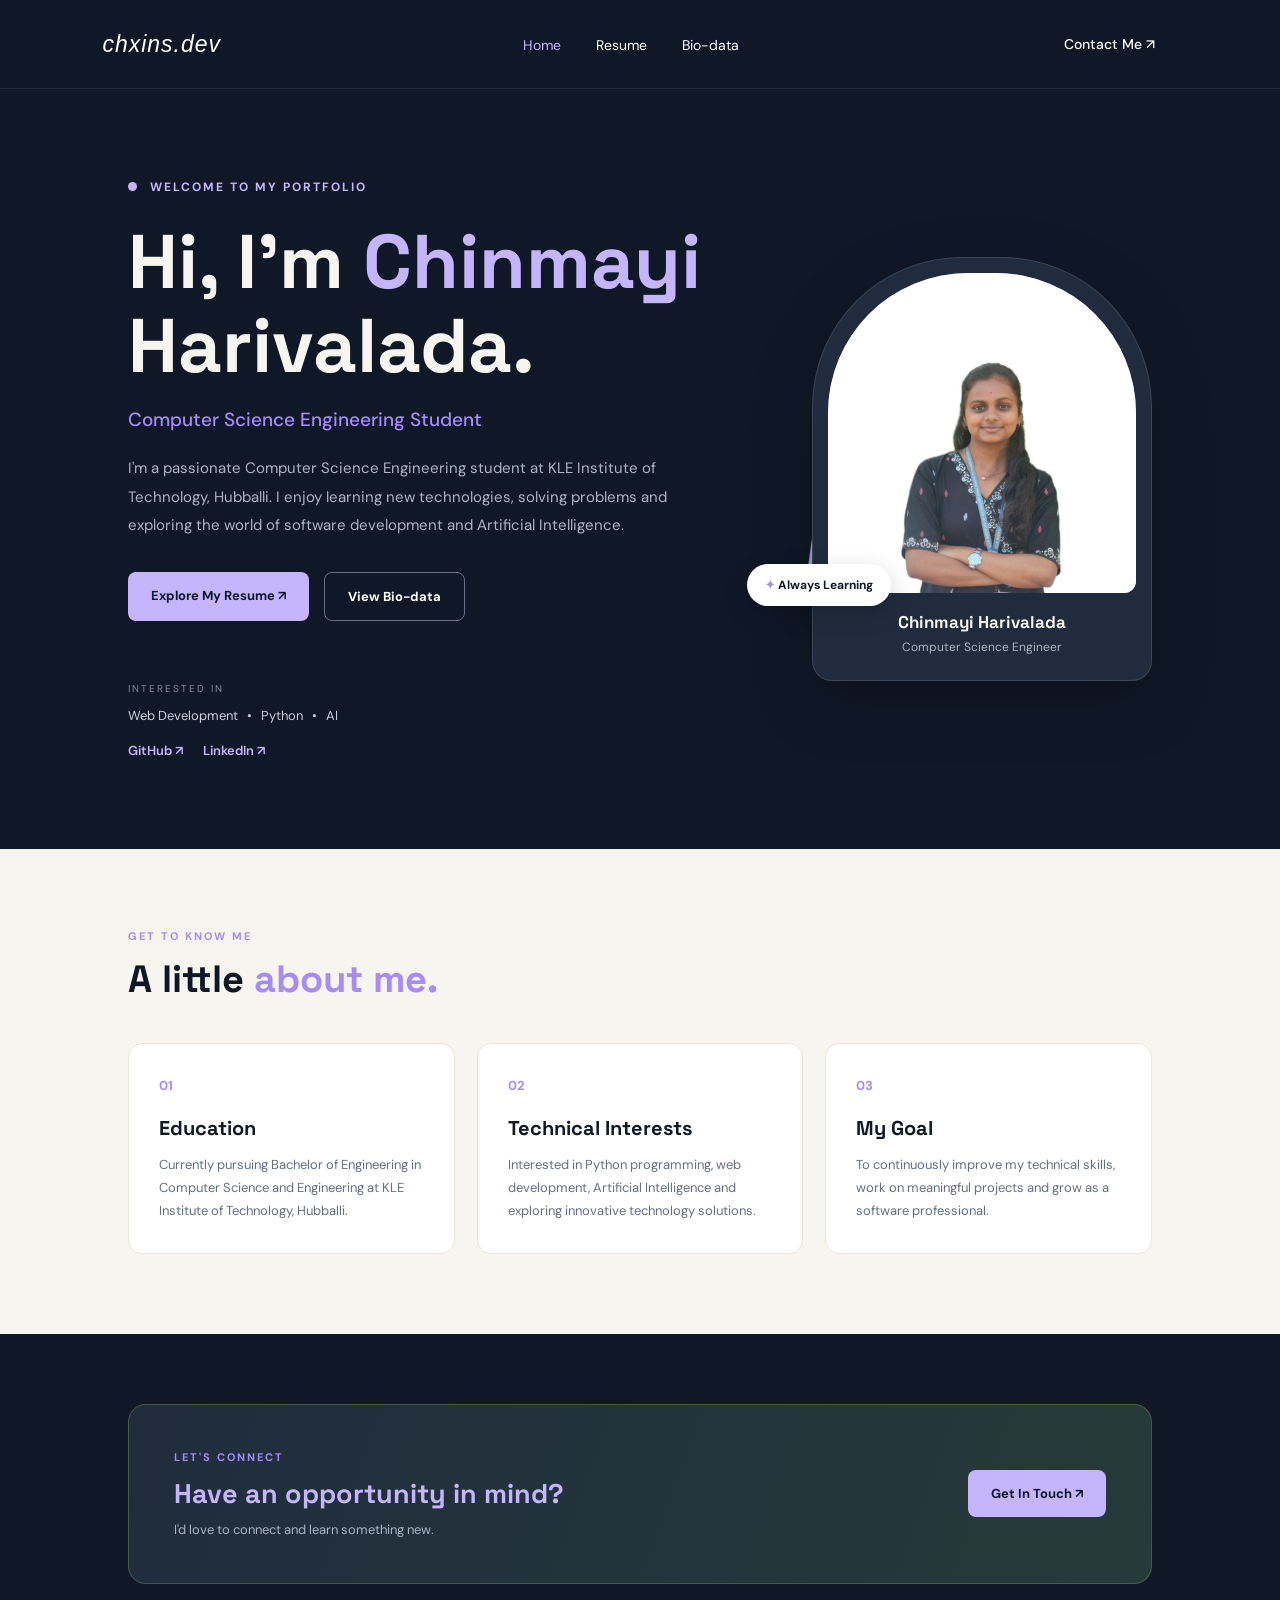
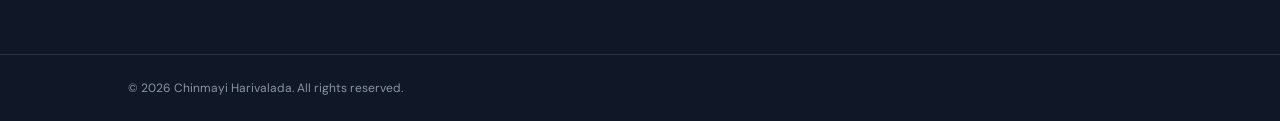
<file: index.html>
<!DOCTYPE html>
<html lang="en">

<head>
    <meta charset="UTF-8">
    <meta name="viewport" content="width=device-width, initial-scale=1.0">

    <title>Chinmayi Harivalada | Portfolio</title>

    <!-- Connecting CSS -->
    <link rel="stylesheet" href="style.css">

</head>

<body>

    <!-- NAVIGATION BAR -->
    <header>
        <nav class="navbar">

            <a href="index.html" class="logo">
                chxins<span>.dev</span>
                
            </a>

            <ul class="nav-links">
                <li><a href="index.html" class="active">Home</a></li>
                <li><a href="resume.html">Resume</a></li>
                <li><a href="biodata.html">Bio-data</a></li>
            </ul>

            <a href="mailto:chinmayiharivalada@gmail.com" class="nav-button">
                Contact Me ↗
            </a>

        </nav>
    </header>


    <!-- HERO SECTION -->
    <main>

        <section class="hero">

            <div class="hero-content">

                <p class="welcome">
                    <span class="status-dot"></span>
                    WELCOME TO MY PORTFOLIO
                </p>

                <h1>
                    Hi, I'm <span>Chinmayi</span><br>
                    Harivalada.
                </h1>

                <h2>
                    Computer Science Engineering Student
                </h2>

                <p class="intro">
                    I'm a passionate Computer Science Engineering student
                    at KLE Institute of Technology, Hubballi.
                    I enjoy learning new technologies, solving problems
                    and exploring the world of software development
                    and Artificial Intelligence.
                </p>

                <div class="hero-buttons">

                    <a href="resume.html" class="primary-btn">
                        Explore My Resume ↗
                    </a>

                    <a href="biodata.html" class="secondary-btn">
                        View Bio-data
                    </a>

                </div>

                <div class="social-text">
                    <span>INTERESTED IN</span>
                    <p>Web Development &nbsp; • &nbsp; Python &nbsp; • &nbsp; AI</p>
                    <div class="social-links">
        <a href="https://github.com/chinmayiharivalada" target="_blank">GitHub ↗</a>

        <a href="https://www.linkedin.com/in/chinmayi-harivalada/" target="_blank">LinkedIn ↗</a>
    </div>
                </div>

            </div>


            <!-- PROFILE PHOTO AREA -->
            <div class="hero-image">

                <div class="image-decoration"></div>

                <div class="profile-card">

                    <div class="profile-placeholder">
                       <img src="images/chinmayi.jpeg" alt="Chinmayi Harivalada">
                    </div>

                    <div class="profile-caption">
                        <h3>Chinmayi Harivalada</h3>
                        <p>Computer Science Engineer</p>
                    </div>

                </div>

                <div class="floating-tag">
                    <span>✦</span> Always Learning
                </div>

            </div>

        </section>


        <!-- ABOUT SECTION -->
        <section class="about" id="about">

            <div class="section-heading">
                <p class="section-label">GET TO KNOW ME</p>
                <h2>A little <span>about me.</span></h2>
            </div>

            <div class="about-content">

                <div class="about-card">
                    <span class="card-number">01</span>
                    <h3>Education</h3>
                    <p>
                        Currently pursuing Bachelor of Engineering
                        in Computer Science and Engineering at
                        KLE Institute of Technology, Hubballi.
                    </p>
                </div>

                <div class="about-card">
                    <span class="card-number">02</span>
                    <h3>Technical Interests</h3>
                    <p>
                        Interested in Python programming, web development,
                        Artificial Intelligence and exploring innovative
                        technology solutions.
                    </p>
                </div>

                <div class="about-card">
                    <span class="card-number">03</span>
                    <h3>My Goal</h3>
                    <p>
                        To continuously improve my technical skills,
                        work on meaningful projects and grow as a
                        software professional.
                    </p>
                </div>

            </div>

        </section>


        <!-- CONTACT SECTION -->
        <section class="contact-section">

            <div>
                <p class="section-label">LET'S CONNECT</p>
                <h2>Have an opportunity in mind?</h2>
                <p>I'd love to connect and learn something new.</p>
            </div>

            <a href="mailto:chinmayiharivalada@gmail.com" class="primary-btn">
                Get In Touch ↗
            </a>

        </section>

    </main>


    <!-- FOOTER -->
    <footer>

        <p>© 2026 Chinmayi Harivalada. All rights reserved.</p>


    </footer>
<button id="backToTop">↑ Back to Top</button>

<script src="script.js"></script>
</body>
</html>
</file>
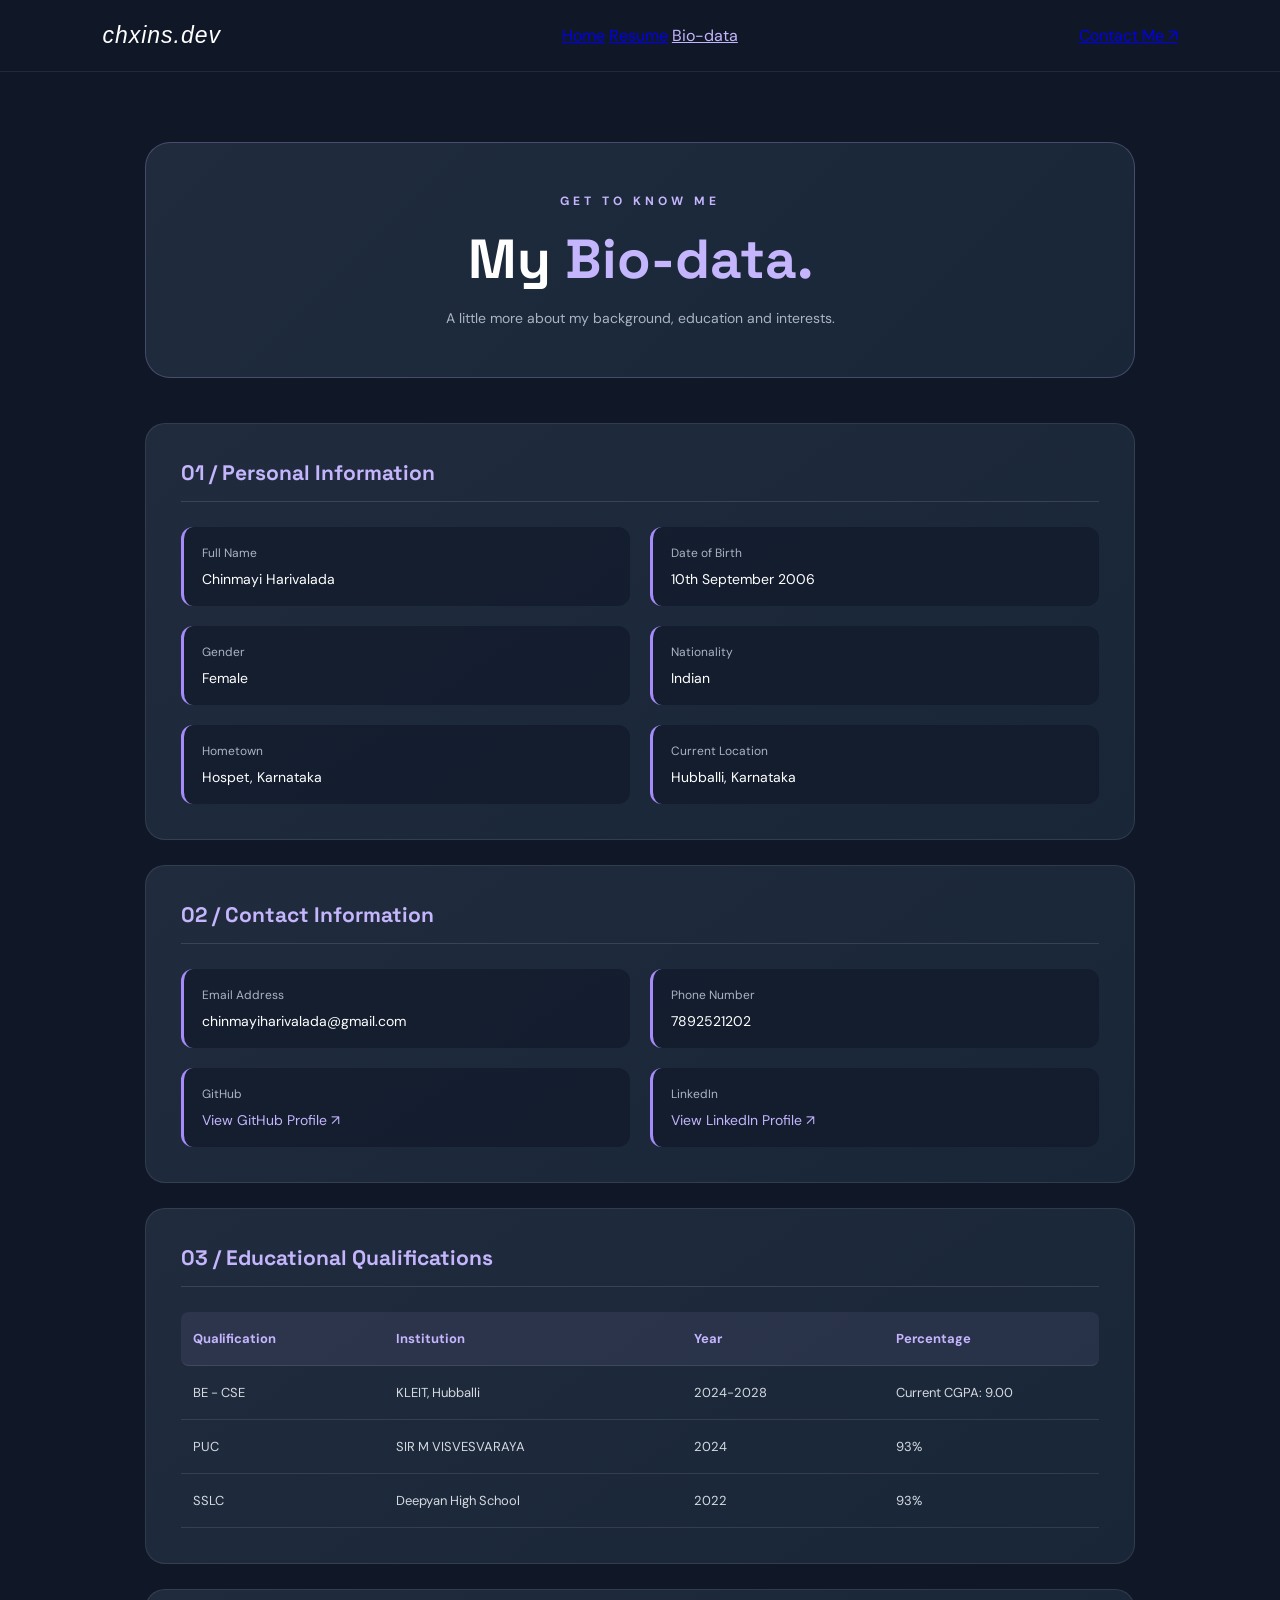
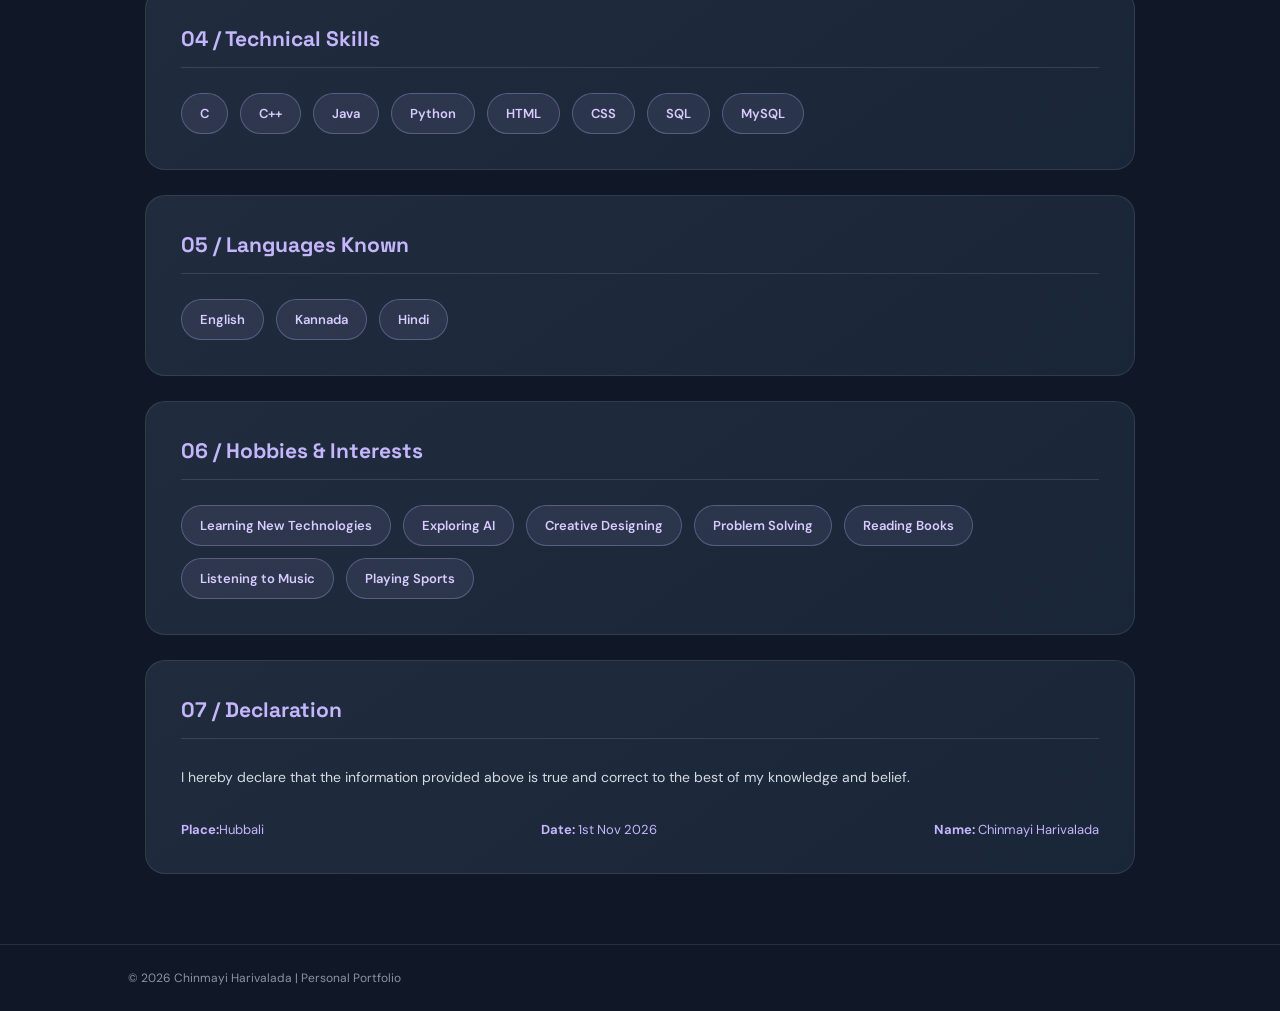
<file: biodata.html>
<!DOCTYPE html>
<html lang="en">

<head>
    <meta charset="UTF-8">
    <meta name="viewport" content="width=device-width, initial-scale=1.0">

    <title>Bio-data | Chinmayi Harivalada</title>

    <link rel="stylesheet" href="style.css">
</head>

<body>

    <!-- NAVIGATION BAR -->
    <header class="navbar">

        <div class="logo"><a href="index.html">chxins<span>.dev</span></a></div>

        <nav>
            <a href="index.html">Home</a>
            <a href="resume.html">Resume</a>
            <a href="biodata.html" class="active">Bio-data</a>
        </nav>

        <a href="mailto:chinmayiharivalada@gmail.com" class="nav-contact">
            Contact Me ↗
        </a>

    </header>


    <main class="biodata-page">

        <!-- PAGE INTRODUCTION -->
        <section class="biodata-heading">

            <p class="eyebrow">GET TO KNOW ME</p>

            <h1>My <span>Bio-data.</span></h1>

            <p>A little more about my background, education and interests.</p>

        </section>


        <!-- PERSONAL INFORMATION -->
        <section class="biodata-card">

            <h2>01 / Personal Information</h2>

            <div class="biodata-details">

                <div class="detail-item">
                    <span>Full Name</span>
                    <p>Chinmayi Harivalada</p>
                </div>

                <div class="detail-item">
                    <span>Date of Birth</span>
                    <p>10th September 2006</p>
                </div>

                <div class="detail-item">
                    <span>Gender</span>
                    <p>Female</p>
                </div>

                <div class="detail-item">
                    <span>Nationality</span>
                    <p>Indian</p>
                </div>

                <div class="detail-item">
                    <span>Hometown</span>
                    <p>Hospet, Karnataka</p>
                </div>

                <div class="detail-item">
                    <span>Current Location</span>
                    <p>Hubballi, Karnataka</p>
                </div>

            </div>

        </section>


        <!-- CONTACT INFORMATION -->
        <section class="biodata-card">

            <h2>02 / Contact Information</h2>

            <div class="biodata-details">

                <div class="detail-item">
                    <span>Email Address</span>
                    <p>chinmayiharivalada@gmail.com</p>
                </div>

                <div class="detail-item">
                    <span>Phone Number</span>
                    <p>7892521202</p>
                </div>

                <div class="detail-item">
                    <span>GitHub</span>
                    <p>
                        <a href="https://github.com/chinmayiharivalada"
                           target="_blank">
                            View GitHub Profile ↗
                        </a>
                    </p>
                </div>

                <div class="detail-item">
                    <span>LinkedIn</span>
                    <p>
                        <a href="https://www.linkedin.com/in/chinmayi-harivalada/"
                           target="_blank">
                            View LinkedIn Profile ↗
                        </a>
                    </p>
                </div>

            </div>

        </section>


        <!-- EDUCATIONAL QUALIFICATIONS -->
        <section class="biodata-card">

            <h2>03 / Educational Qualifications</h2>

            <div class="education-table">

                <div class="education-row education-header">
                    <span>Qualification</span>
                    <span>Institution</span>
                    <span>Year</span>
                    <span>Percentage</span>
                </div>

                <div class="education-row">
                    <span>BE - CSE</span>
                    <span>KLEIT, Hubballi</span>
                    <span>2024-2028</span>
                    <span>Current CGPA: 9.00</span>
                </div>

                <div class="education-row">
                    <span>PUC</span>
                    <span>SIR M VISVESVARAYA</span>
                    <span>2024</span>
                    <span>93%</span>
                </div>

                <div class="education-row">
                    <span>SSLC</span>
                    <span>Deepyan High School</span>
                    <span>2022</span>
                    <span>93%</span>
                </div>

            </div>

        </section>


        <!-- TECHNICAL SKILLS -->
        <section class="biodata-card">

            <h2>04 / Technical Skills</h2>

            <div class="bio-skills">

                <span>C</span>
                <span>C++</span>
                <span>Java</span>
                <span>Python</span>
                <span>HTML</span>
                <span>CSS</span>
                <span>SQL</span>
                <span>MySQL</span>

            </div>

        </section>


        <!-- LANGUAGES -->
        <section class="biodata-card">

            <h2>05 / Languages Known</h2>

            <div class="bio-skills">

                <span>English</span>
                <span>Kannada</span>
                <span>Hindi</span>

            </div>

        </section>


        <!-- HOBBIES -->
        <section class="biodata-card">

            <h2>06 / Hobbies & Interests</h2>

            <div class="bio-skills">

                <span>Learning New Technologies</span>
                <span>Exploring AI</span>
                <span>Creative Designing</span>
                <span>Problem Solving</span>
                <span>Reading Books</span>
                <span>Listening to Music</span>
                <span>Playing Sports</span>


            </div>

        </section>


        <!-- DECLARATION -->
        <section class="biodata-card declaration">

            <h2>07 / Declaration</h2>

            <p>
                I hereby declare that the information provided above
                is true and correct to the best of my knowledge and belief.
            </p>

            <div class="declaration-details">

                <p><strong>Place:</strong>Hubbali</p>

                <p><strong>Date:</strong> 1st Nov 2026</p>

                <p><strong>Name:</strong> Chinmayi Harivalada</p>

            </div>

        </section>

    </main>


    <!-- FOOTER -->
    <footer>

        <p>© 2026 Chinmayi Harivalada | Personal Portfolio</p>

    </footer>
<button id="backToTop">↑ Back to Top</button>

<script src="script.js"></script>
</body>

</html>
</file>
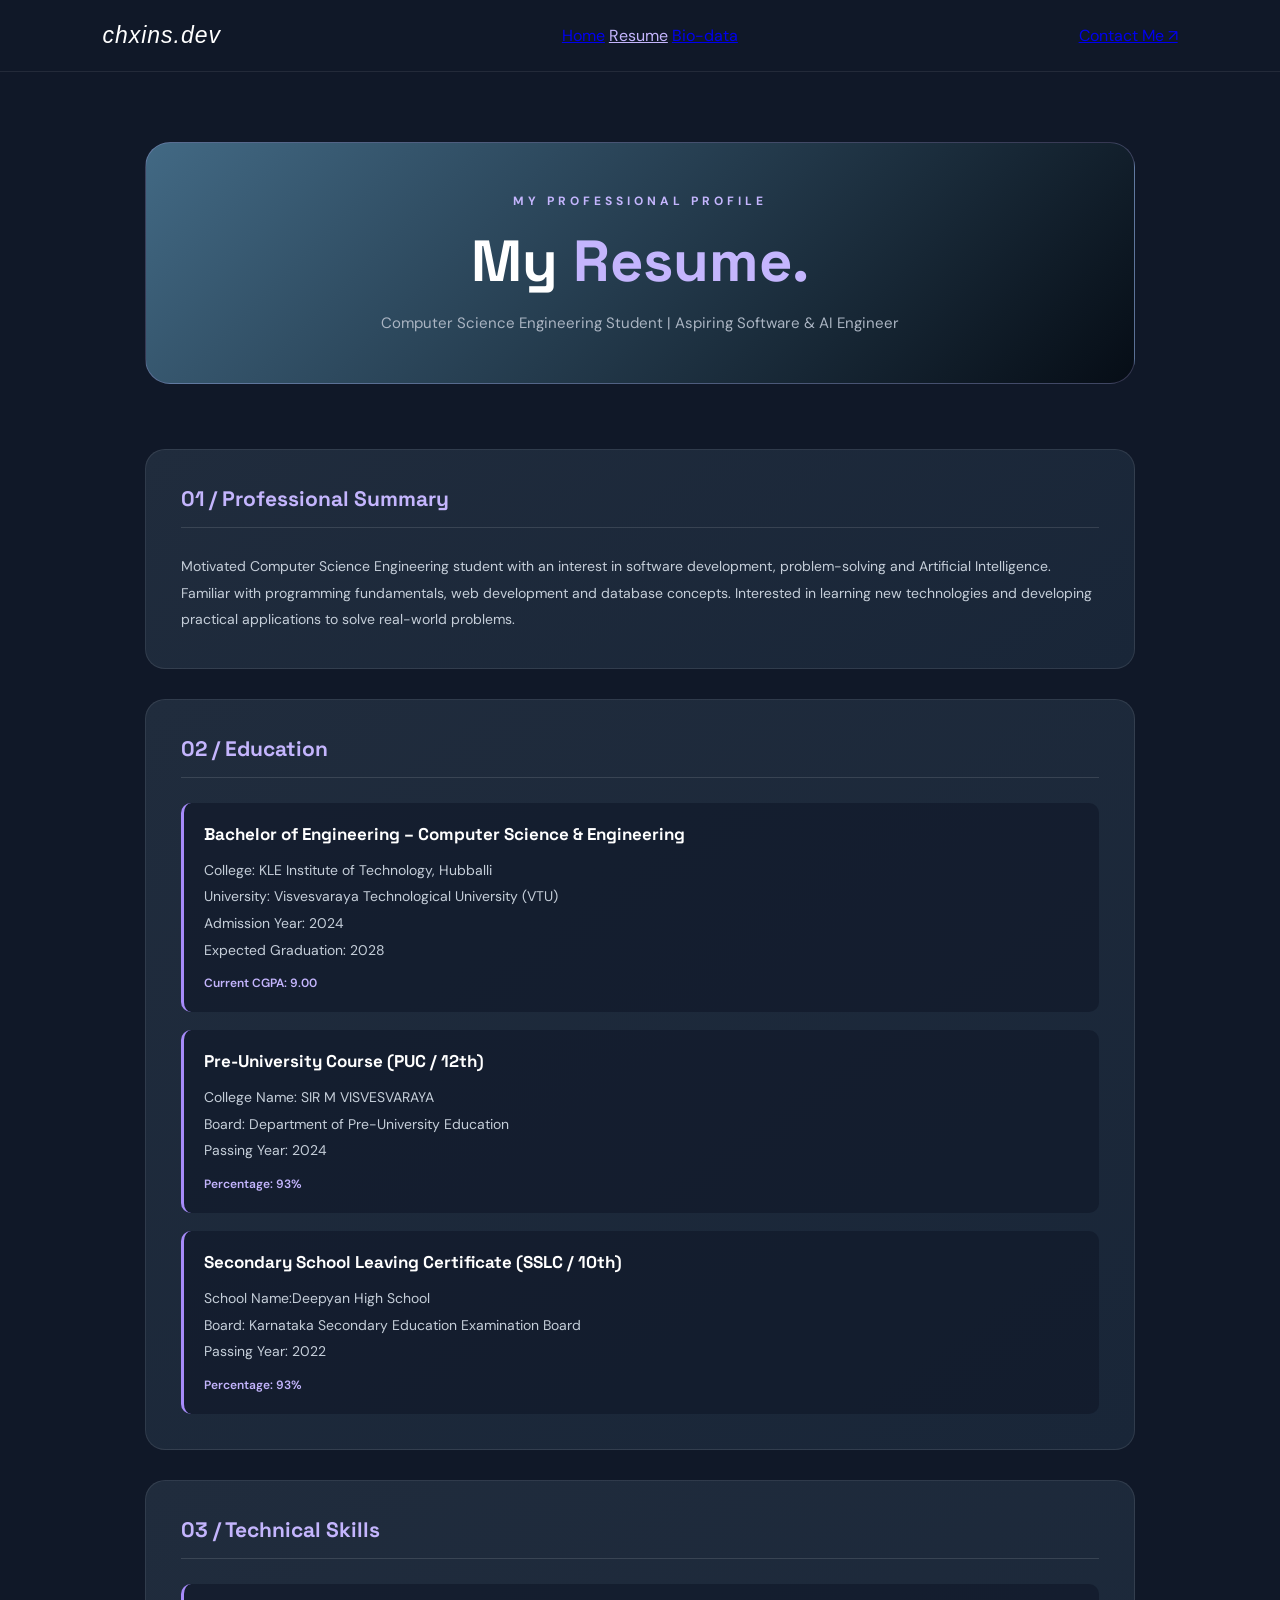
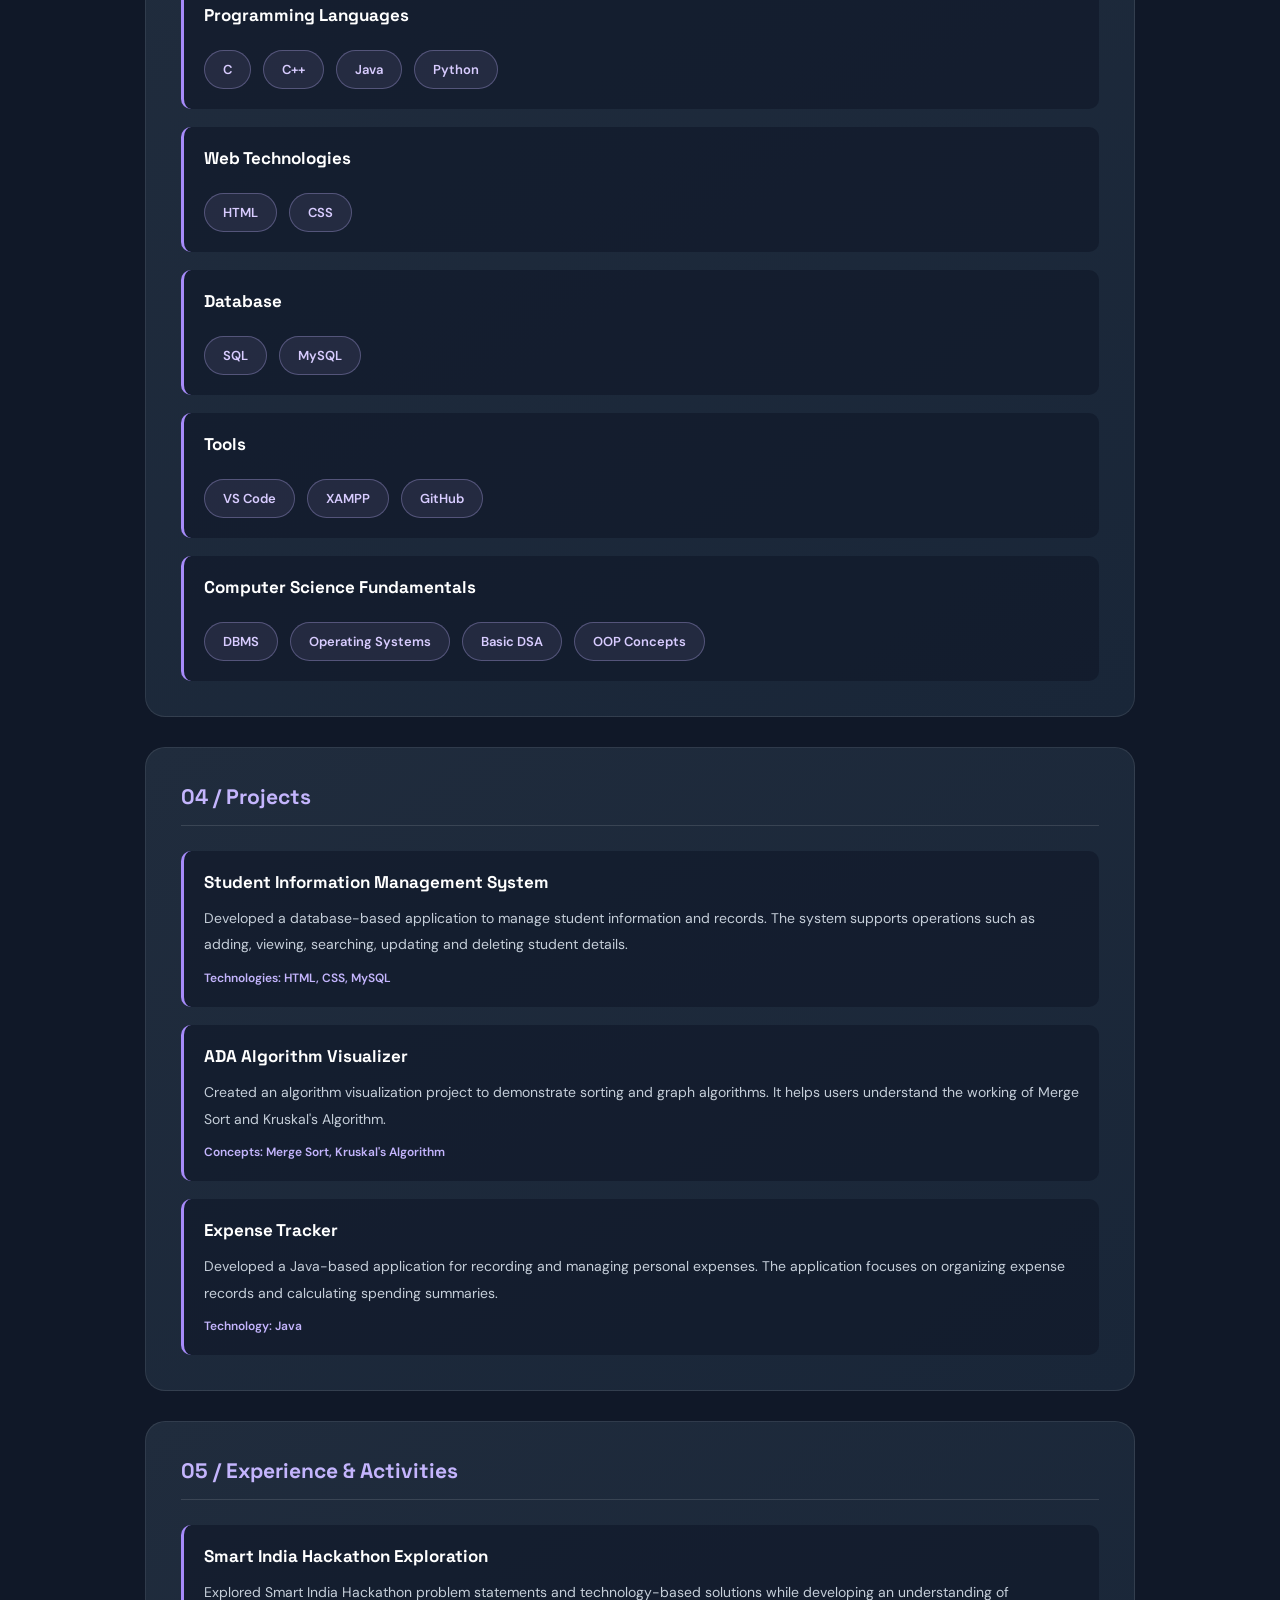
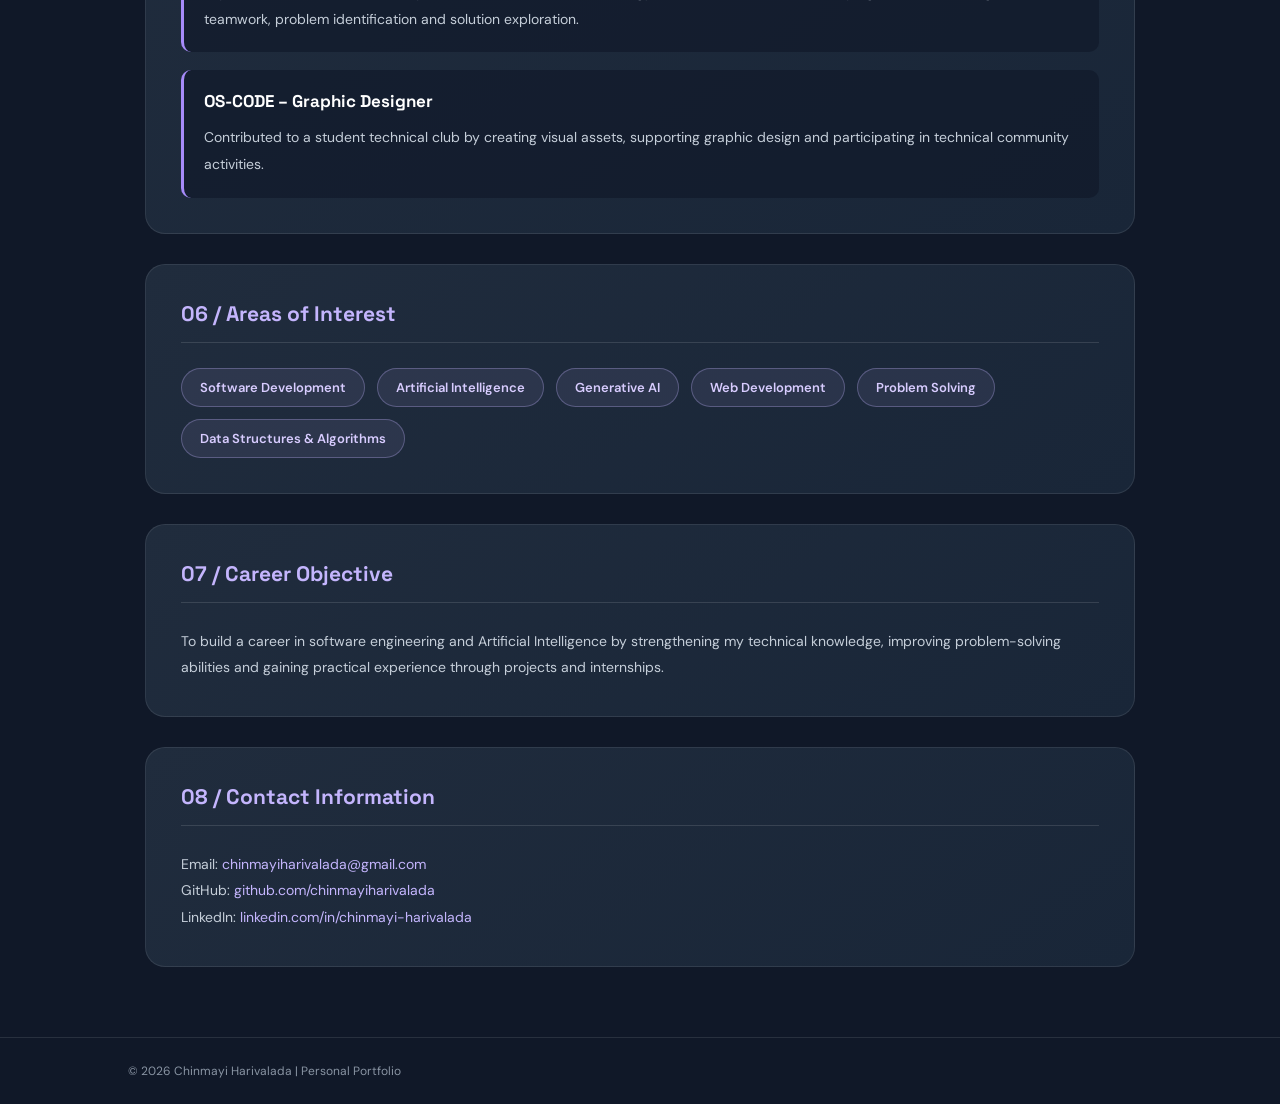
<file: resume.html>
<!DOCTYPE html>
<html lang="en">

<head>
    <meta charset="UTF-8">
    <meta name="viewport" content="width=device-width, initial-scale=1.0">

    <title>Resume | Chinmayi Harivalada</title>

    <link rel="stylesheet" href="style.css">
</head>

<body>

    <!-- NAVIGATION BAR -->
    <header class="navbar">

        <div class="logo"><a href="index.html">chxins<span>.dev</span></a></div>

        <nav>
            <a href="index.html">Home</a>
            <a href="resume.html" class="active">Resume</a>
            <a href="biodata.html">Bio-data</a>
        </nav>

        <a href="mailto:chinmayiharivalada@gmail.com" class="nav-contact">
            Contact Me ↗
        </a>

    </header>


    <main class="resume-page">

        <!-- RESUME INTRODUCTION -->
        <section class="resume-heading">

            <p class="eyebrow">MY PROFESSIONAL PROFILE</p>

            <h1>My <span>Resume.</span></h1>

            <p>
                Computer Science Engineering Student |
                Aspiring Software & AI Engineer
            </p>

        </section>


        <!-- PROFESSIONAL SUMMARY -->
        <section class="resume-section">

            <h2>01 / Professional Summary</h2>

            <p>
                Motivated Computer Science Engineering student with an
                interest in software development, problem-solving and
                Artificial Intelligence. Familiar with programming
                fundamentals, web development and database concepts.
                Interested in learning new technologies and developing
                practical applications to solve real-world problems.
            </p>

        </section>


        <!-- EDUCATION -->
        <section class="resume-section">

            <h2>02 / Education</h2>

            <div class="resume-item">

                <h3>Bachelor of Engineering – Computer Science & Engineering</h3>

                <p>College: KLE Institute of Technology, Hubballi</p>

                <p>University: Visvesvaraya Technological University (VTU)</p>

                <p>Admission Year: 2024</p>

                <p>Expected Graduation: 2028</p>

                <span>Current CGPA: 9.00</span>

            </div>


            <div class="resume-item">

                <h3>Pre-University Course (PUC / 12th)</h3>

                <p>College Name: SIR M VISVESVARAYA</p>

                <p>Board: Department of Pre-University Education</p>

                <p>Passing Year: 2024</p>

                <span>Percentage: 93%</span>

            </div>


            <div class="resume-item">

                <h3>Secondary School Leaving Certificate (SSLC / 10th)</h3>

                <p>School Name:Deepyan High School</p>

                <p>Board:  Karnataka Secondary Education Examination Board</p>

                <p>Passing Year: 2022</p>

                <span>Percentage: 93%</span>

            </div>

        </section>


        <!-- TECHNICAL SKILLS -->
        <section class="resume-section">

            <h2>03 / Technical Skills</h2>


            <div class="resume-item">

                <h3>Programming Languages</h3>

                <div class="skill-list">
                    <span>C</span>
                    <span>C++</span>
                    <span>Java</span>
                    <span>Python</span>
                </div>

            </div>


            <div class="resume-item">

                <h3>Web Technologies</h3>

                <div class="skill-list">
                    <span>HTML</span>
                    <span>CSS</span>
                </div>

            </div>


            <div class="resume-item">

                <h3>Database</h3>

                <div class="skill-list">
                    <span>SQL</span>
                    <span>MySQL</span>
                </div>

            </div>


            <div class="resume-item">

                <h3>Tools</h3>

                <div class="skill-list">
                    <span>VS Code</span>
                    <span>XAMPP</span>
                    <span>GitHub</span>
                </div>

            </div>


            <div class="resume-item">

                <h3>Computer Science Fundamentals</h3>

                <div class="skill-list">
                    <span>DBMS</span>
                    <span>Operating Systems</span>
                    <span>Basic DSA</span>
                    <span>OOP Concepts</span>
                </div>

            </div>

        </section>


        <!-- PROJECTS -->
        <section class="resume-section">

            <h2>04 / Projects</h2>


            <div class="resume-item">

                <h3>Student Information Management System</h3>

                <p>
                    Developed a database-based application to manage
                    student information and records. The system supports
                    operations such as adding, viewing, searching,
                    updating and deleting student details.
                </p>

                <span>Technologies: HTML, CSS, MySQL</span>

            </div>


            <div class="resume-item">

                <h3>ADA Algorithm Visualizer</h3>

                <p>
                    Created an algorithm visualization project to
                    demonstrate sorting and graph algorithms.
                    It helps users understand the working of
                    Merge Sort and Kruskal's Algorithm.
                </p>

                <span>Concepts: Merge Sort, Kruskal's Algorithm</span>

            </div>


            <div class="resume-item">

                <h3>Expense Tracker</h3>

                <p>
                    Developed a Java-based application for recording
                    and managing personal expenses. The application
                    focuses on organizing expense records and
                    calculating spending summaries.
                </p>

                <span>Technology: Java</span>

            </div>

        </section>


        <!-- EXPERIENCE AND ACTIVITIES -->
        <section class="resume-section">

            <h2>05 / Experience & Activities</h2>


            <div class="resume-item">

                <h3>Smart India Hackathon Exploration</h3>

                <p>
                    Explored Smart India Hackathon problem statements
                    and technology-based solutions while developing
                    an understanding of teamwork, problem identification
                    and solution exploration.
                </p>

            </div>


            <div class="resume-item">

                <h3>OS-CODE – Graphic Designer</h3>

                <p>
                    Contributed to a student technical club by creating
                    visual assets, supporting graphic design and
                    participating in technical community activities.
                </p>

            </div>

        </section>


        <!-- AREAS OF INTEREST -->
        <section class="resume-section">

            <h2>06 / Areas of Interest</h2>

            <div class="skill-list">

                <span>Software Development</span>
                <span>Artificial Intelligence</span>
                <span>Generative AI</span>
                <span>Web Development</span>
                <span>Problem Solving</span>
                <span>Data Structures & Algorithms</span>

            </div>

        </section>


        <!-- CAREER GOAL -->
        <section class="resume-section">

            <h2>07 / Career Objective</h2>

            <p>
                To build a career in software engineering and Artificial
                Intelligence by strengthening my technical knowledge,
                improving problem-solving abilities and gaining
                practical experience through projects and internships.
            </p>

        </section>


        <!-- CONTACT -->
        <section class="resume-section">

            <h2>08 / Contact Information</h2>

            <p>
                Email:
                <a href="mailto:chinmayiharivalada@gmail.com">
                    chinmayiharivalada@gmail.com
                </a>
            </p>

            <p>
                GitHub:
                <a href="https://github.com/chinmayiharivalada"
                   target="_blank">
                    github.com/chinmayiharivalada
                </a>
            </p>

            <p>
                LinkedIn:
                <a href="https://www.linkedin.com/in/chinmayi-harivalada/"
                   target="_blank">
                    linkedin.com/in/chinmayi-harivalada
                </a>
            </p>

        </section>

    </main>


    <!-- FOOTER -->
    <footer>

        <p>© 2026 Chinmayi Harivalada | Personal Portfolio</p>

    </footer>
<button id="backToTop">↑ Back to Top</button>

<script src="script.js"></script>
</body>

</html>
</file>
<file: style.css>
/* GOOGLE FONT */
@import url('https://fonts.googleapis.com/css2?family=DM+Sans:wght@400;500;600;700;800&family=Space+Grotesk:wght@400;500;600;700&display=swap');


/* BASIC SETTINGS */
* {
    margin: 0;
    padding: 0;
    box-sizing: border-box;
}

html {
    scroll-behavior: smooth;
}

body {
    background-color: #101828;
    color: #F7F5EF;
    font-family: 'DM Sans', sans-serif;
}



/* NAVIGATION BAR */
header {
    width: 100%;
    padding: 22px 8%;
    border-bottom: 1px solid rgba(255,255,255,0.08);
}

.navbar {
    display: flex;
    align-items: center;
    justify-content: space-between;
}

/* LOGO */
.logo,
.logo a {
    color: #FFFFFF;
    text-decoration: none;
}

.logo span {
    color: #FFFFFF;
}

/* NAVIGATION LINKS */
.nav-links {
    display: flex;
    list-style: none;
    gap: 35px;
}

.nav-links a {
    text-decoration: none;
    color: #FFFFFF;
    font-size: 14px;
    transition: 0.3s ease;
}

.nav-links a:visited {
    color: #FFFFFF;
}

.nav-links a:hover {
    color: #C4B5FD;
}

.nav-links a.active {
    color: #C4B5FD;
}

/* CONTACT BUTTON */
.nav-button {
    background-color: transparent;
    color: #FFFFFF;
    text-decoration: none;
    padding: 12px 22px;
    border: 1px solid transparent;
    border-radius: 30px;
    font-size: 14px;
    font-weight: 500;
    transition: 0.3s ease;
}

.nav-button:visited {
    color: #FFFFFF;
}

.nav-button:hover {
    color: #C4B5FD;
    border-color: #C4B5FD;
    transform: translateY(-2px);
}



/* HERO SECTION */
.hero {
    min-height: 620px;
    padding: 90px 10%;
    display: flex;
    align-items: center;
    justify-content: space-between;
    gap: 50px;
}

.hero-content {
    max-width: 620px;
}

.welcome {
    color: #C4B5FD;
    font-size: 12px;
    font-weight: 700;
    letter-spacing: 2px;
    margin-bottom: 25px;
}

.status-dot {
    display: inline-block;
    width: 9px;
    height: 9px;
    background-color: #C4B5FD;
    border-radius: 50%;
    margin-right: 8px;
}

.hero h1 {
    font-family: 'Space Grotesk', sans-serif;
    font-size: clamp(48px, 6vw, 76px);
    line-height: 1.1;
    margin-bottom: 20px;
}

.hero h1 span {
    color: #C4B5FD;
}

.hero h2 {
    font-size: 19px;
    font-weight: 500;
    color: #A78BFA;
    margin-bottom: 22px;
}

.intro {
    color: #AAB4C2;
    font-size: 15px;
    line-height: 1.9;
    max-width: 540px;
}

.hero-buttons {
    display: flex;
    gap: 15px;
    margin-top: 32px;
    flex-wrap: wrap;
}

.primary-btn,
.secondary-btn {
    display: inline-block;
    text-decoration: none;
    padding: 15px 23px;
    border-radius: 8px;
    font-size: 13px;
    font-weight: 700;
    transition: 0.3s;
}

.primary-btn {
    background-color: #C4B5FD;
    color: #101828;
}

.primary-btn:hover {
    background-color: #FFFFFF;
    transform: translateY(-4px);
}

.secondary-btn {
    border: 1px solid #667085;
    color: #FFFFFF;
}

.secondary-btn:hover {
    border-color: #C4B5FD;
    color: #C4B5FD;
    transform: translateY(-4px);
}

.social-text {
    margin-top: 55px;
}

.social-text span {
    font-size: 10px;
    color: #7D899A;
    letter-spacing: 2px;
}

.social-text p {
    margin-top: 10px;
    color: #C9D0D9;
    font-size: 13px;
}


/* PROFILE IMAGE */
.hero-image {
    position: relative;
    width: 340px;
    min-width: 280px;
}

.image-decoration {
    position: absolute;
    width: 300px;
    height: 350px;
    background-color: #C4B5FD;
    border-radius: 150px 150px 25px 25px;
    transform: rotate(8deg);
    top: 10px;
    left: 15px;
    opacity: 0.9;
}

.profile-card {
    position: relative;
    background-color: #202C3D;
    border: 1px solid rgba(255,255,255,0.12);
    padding: 15px;
    border-radius: 150px 150px 20px 20px;
    overflow: hidden;
    box-shadow: 0 20px 60px rgba(0,0,0,0.3);
}

.profile-placeholder {
    height: 320px;
    border-radius: 140px 140px 12px 12px;
    background: linear-gradient(145deg, #A78BFA, #C4B5FD);
    display: flex;
    align-items: center;
    justify-content: center;
}

.profile-placeholder img {
    width: 100%;
    height: 100%;
    object-fit: cover;
    object-position: center top;
    border-radius: 140px 140px 12px 12px;
}

.profile-placeholder span {
    font-family: 'Space Grotesk', sans-serif;
    font-size: 90px;
    font-weight: 700;
    color: #101828;
}

.profile-caption {
    text-align: center;
    padding: 18px 5px 10px;
}

.profile-caption h3 {
    font-family: 'Space Grotesk', sans-serif;
    font-size: 17px;
}

.profile-caption p {
    color: #AAB4C2;
    font-size: 12px;
    margin-top: 6px;
}

.social-links {
    display: flex;
    gap: 20px;
    margin-top: 18px;
}

.social-links a {
    color: #C4B5FD;
    text-decoration: none;
    font-size: 13px;
    font-weight: 600;
}

.social-links a:hover {
    color: #FFFFFF;
}

.floating-tag {
    position: absolute;
    bottom: 75px;
    left: -65px;
    background-color: #FFFFFF;
    color: #101828;
    padding: 13px 18px;
    border-radius: 30px;
    font-size: 12px;
    font-weight: 700;
    box-shadow: 0 8px 25px rgba(0,0,0,0.2);
}

.floating-tag span {
    color: #A78BFA;
}


/* ABOUT SECTION */
.about {
    padding: 80px 10%;
    background-color: #F7F5EF;
    color: #101828;
}

.section-heading {
    margin-bottom: 40px;
}

.section-label {
    color: #A78BFA;
    font-size: 11px;
    font-weight: 700;
    letter-spacing: 2px;
    margin-bottom: 12px;
}

.section-heading h2 {
    font-family: 'Space Grotesk', sans-serif;
    font-size: 38px;
}

.section-heading h2 span {
    color: #A78BFA;
}

.about-content {
    display: grid;
    grid-template-columns: repeat(3, 1fr);
    gap: 22px;
}

.about-card {
    padding: 30px;
    background-color: #FFFFFF;
    border: 1px solid #E8E5DC;
    border-radius: 14px;
    transition: 0.3s;
}

.about-card:hover {
    transform: translateY(-8px);
    box-shadow: 0 15px 35px rgba(16,24,40,0.1);
}

.card-number {
    color: #A78BFA;
    font-size: 13px;
    font-weight: 700;
}

.about-card h3 {
    font-family: 'Space Grotesk', sans-serif;
    margin: 20px 0 12px;
    font-size: 20px;
}

.about-card p {
    color: #667085;
    font-size: 13px;
    line-height: 1.8;
}


/* CONTACT SECTION */
.contact-section {
    margin: 70px 10%;
    padding: 45px;
    background: linear-gradient(110deg, #202C3D, #263A39);
    border: 1px solid rgba(198,243,107,0.2);
    border-radius: 18px;
    display: flex;
    align-items: center;
    justify-content: space-between;
    gap: 25px;
}

.contact-section h2 {
    font-family: 'Space Grotesk', sans-serif;
    font-size: 27px;
    margin-bottom: 10px;
    color: #C4B5FD;
}

.contact-section p:not(.section-label) {
    color: #AAB4C2;
    font-size: 13px;
}


/* FOOTER */
footer {
    padding: 25px 10%;
    border-top: 1px solid rgba(255,255,255,0.1);
    display: flex;
    justify-content: space-between;
    gap: 15px;
    color: #8994A3;
    font-size: 12px;
}

footer a {
    color: #C4B5FD;
    text-decoration: none;
}


/* MOBILE RESPONSIVENESS */
@media (max-width: 850px) {

    .hero {
        flex-direction: column;
        text-align: center;
        padding: 65px 7%;
    }

    .hero-buttons {
        justify-content: center;
    }

    .intro {
        margin: auto;
    }

    .hero-image {
        margin-top: 35px;
    }

    .social-text {
        margin-top: 35px;
    }

    .about-content {
        grid-template-columns: 1fr;
    }

    .contact-section {
        flex-direction: column;
        text-align: center;
    }

}

@media (max-width: 550px) {

    header {
        padding: 18px 5%;
    }

    .navbar {
        flex-wrap: wrap;
        gap: 18px;
    }

    .nav-links {
        gap: 16px;
        order: 3;
        width: 100%;
        justify-content: center;
    }

    .nav-button {
        padding: 10px 14px;
    }

    .hero h1 {
        font-size: 47px;
    }

    .hero-image {
        width: 280px;
        min-width: 0;
    }

    .image-decoration {
        width: 245px;
        height: 300px;
    }

    .profile-placeholder {
        height: 270px;
    }

    .floating-tag {
        left: -15px;
    }

    .about {
        padding: 60px 7%;
    }

    .section-heading h2 {
        font-size: 30px;
    }

    .contact-section {
        margin: 45px 6%;
        padding: 30px 20px;
    }

    footer {
        flex-direction: column;
        text-align: center;
    }

    .hero-image {
    animation: slideUp 1.2s ease;
}

@keyframes slideUp {
    from {
        opacity: 0;
        transform: translateY(30px);
    }

    to {
        opacity: 1;
        transform: translateY(0);
    }
}

}

/* =================================
   ATTRACTIVE RESUME PAGE DESIGN
================================= */


/* RESUME PAGE */
.resume-page {
    max-width: 1050px;
    margin: 70px auto;
    padding: 0 30px;
}

/* Resume Heading */
.resume-heading {
    text-align: center;
    margin-bottom: 65px;
    padding: 50px 20px;
    background: linear-gradient(135deg, #426984, #060d16);
    border: 1px solid rgba(196, 181, 253, 0.25);
    border-radius: 25px;
}

.resume-heading .eyebrow {
    color: #C4B5FD;
    letter-spacing: 4px;
    font-size: 12px;
    font-weight: 700;
}

.resume-heading h1 {
    font-family: 'Space Grotesk', sans-serif;
    font-size: 58px;
    margin: 15px 0;
    color: #FFFFFF;
}

.resume-heading h1 span {
    color: #C4B5FD;
}

.resume-heading > p:last-child {
    color: #AAB4C2;
    font-size: 15px;
}

/* Resume Sections */
.resume-section {
    position: relative;
    padding: 35px;
    margin-bottom: 30px;
    background: linear-gradient(145deg, #202C3D, #192638);
    border: 1px solid rgba(255,255,255,0.09);
    border-radius: 20px;
    transition: transform 0.3s ease, border-color 0.3s ease;
}

.resume-section:hover {
    transform: translateY(-5px);
    border-color: #C4B5FD;
}

/* Section Headings */
.resume-section h2 {
    color: #C4B5FD;
    font-family: 'Space Grotesk', sans-serif;
    font-size: 21px;
    margin-bottom: 25px;
    padding-bottom: 15px;
    border-bottom: 1px solid rgba(255,255,255,0.12);
}

/* Normal Text */
.resume-section p {
    color: #C5CED9;
    font-size: 14px;
    line-height: 1.9;
}

/* Education and Project Details */
.resume-item {
    padding: 20px;
    margin-bottom: 18px;
    background: rgba(16, 24, 40, 0.65);
    border-left: 3px solid #A78BFA;
    border-radius: 10px;
    transition: transform 0.3s ease;
}

.resume-item:hover {
    transform: translateX(6px);
}

.resume-item:last-child {
    margin-bottom: 0;
}

.resume-item h3 {
    color: #FFFFFF;
    font-family: 'Space Grotesk', sans-serif;
    font-size: 17px;
    margin-bottom: 12px;
}

.resume-item span {
    display: inline-block;
    color: #C4B5FD;
    font-size: 12px;
    font-weight: 600;
    margin-top: 12px;
}

/* Skill Tags */
.skill-list {
    display: flex;
    flex-wrap: wrap;
    gap: 12px;
    margin-top: 12px;
}

.skill-list span {
    padding: 10px 18px;
    background: rgba(196, 181, 253, 0.09);
    border: 1px solid rgba(196, 181, 253, 0.3);
    color: #D8CCFF;
    border-radius: 30px;
    font-size: 13px;
    font-weight: 600;
    transition: all 0.3s ease;
}

.skill-list span:hover {
    background: #C4B5FD;
    color: #101828;
    transform: translateY(-3px);
}

/* Contact Links */
.resume-section a {
    color: #C4B5FD;
    text-decoration: none;
    transition: color 0.3s ease;
}

.resume-section a:hover {
    color: #FFFFFF;
    text-decoration: underline;
}

/* Navigation Active Link */
.navbar nav a.active {
    color: #C4B5FD;
}

/* Page Animation */
.resume-heading {
    animation: resumeAppear 0.7s ease;
}

.resume-section {
    animation: resumeAppear 0.9s ease;
}

@keyframes resumeAppear {
    from {
        opacity: 0;
        transform: translateY(25px);
    }

    to {
        opacity: 1;
        transform: translateY(0);
    }
}

/* Mobile Responsive Design */
@media (max-width: 600px) {

    .resume-page {
        margin: 35px auto;
        padding: 0 15px;
    }

    .resume-heading {
        padding: 35px 15px;
    }

    .resume-heading h1 {
        font-size: 38px;
    }

    .resume-section {
        padding: 22px;
    }

    .resume-section h2 {
        font-size: 18px;
    }

    .resume-item h3 {
        font-size: 15px;
    }

    .skill-list {
        gap: 8px;
    }
}

/* =================================
   BIO-DATA PAGE DESIGN
================================= */


/* BIO-DATA PAGE */
.biodata-page {
    max-width: 1050px;
    margin: 70px auto;
    padding: 0 30px;
}

/* Heading */
.biodata-heading {
    text-align: center;
    padding: 50px 20px;
    margin-bottom: 45px;
    background: linear-gradient(135deg, #202C3D, #182638);
    border: 1px solid rgba(196, 181, 253, 0.25);
    border-radius: 25px;
}

.biodata-heading .eyebrow {
    color: #C4B5FD;
    letter-spacing: 4px;
    font-size: 12px;
    font-weight: 700;
}

.biodata-heading h1 {
    font-family: 'Space Grotesk', sans-serif;
    font-size: 55px;
    margin: 15px 0;
    color: #FFFFFF;
}

.biodata-heading h1 span {
    color: #C4B5FD;
}

.biodata-heading > p:last-child {
    color: #AAB4C2;
    font-size: 14px;
}

/* Bio-data Cards */
.biodata-card {
    background: linear-gradient(145deg, #202C3D, #192638);
    border: 1px solid rgba(255,255,255,0.09);
    border-radius: 20px;
    padding: 35px;
    margin-bottom: 25px;
    transition: transform 0.3s ease, border-color 0.3s ease;
    animation: resumeAppear 0.8s ease;
}

.biodata-card:hover {
    transform: translateY(-4px);
    border-color: #C4B5FD;
}

/* Card Headings */
.biodata-card h2 {
    color: #C4B5FD;
    font-family: 'Space Grotesk', sans-serif;
    font-size: 21px;
    margin-bottom: 25px;
    padding-bottom: 15px;
    border-bottom: 1px solid rgba(255,255,255,0.12);
}

/* Personal Details Grid */
.biodata-details {
    display: grid;
    grid-template-columns: repeat(2, 1fr);
    gap: 20px;
}

.detail-item {
    padding: 18px;
    background: rgba(16, 24, 40, 0.65);
    border-radius: 12px;
    border-left: 3px solid #A78BFA;
}

.detail-item span {
    color: #AAB4C2;
    font-size: 12px;
    display: block;
    margin-bottom: 9px;
}

.detail-item p {
    color: #FFFFFF;
    font-size: 14px;
    overflow-wrap: anywhere;
}

.detail-item a {
    color: #C4B5FD;
    text-decoration: none;
}

.detail-item a:hover {
    color: #FFFFFF;
}

/* Education Table */
.education-table {
    width: 100%;
    overflow-x: auto;
}

.education-row {
    display: grid;
    grid-template-columns: 1fr 1.5fr 1fr 1fr;
    gap: 12px;
    padding: 18px 12px;
    border-bottom: 1px solid rgba(255,255,255,0.1);
    color: #D5DAE1;
    font-size: 13px;
    min-width: 600px;
}

.education-header {
    color: #C4B5FD;
    font-weight: 700;
    background: rgba(196, 181, 253, 0.08);
    border-radius: 8px;
}

/* Skill and Interest Tags */
.bio-skills {
    display: flex;
    flex-wrap: wrap;
    gap: 12px;
}

.bio-skills span {
    background: rgba(196, 181, 253, 0.09);
    border: 1px solid rgba(196, 181, 253, 0.3);
    color: #D8CCFF;
    padding: 11px 18px;
    border-radius: 30px;
    font-size: 13px;
    font-weight: 600;
    transition: all 0.3s ease;
}

.bio-skills span:hover {
    background: #C4B5FD;
    color: #101828;
    transform: translateY(-3px);
}

/* Declaration */
.declaration > p {
    color: #D5DAE1;
    font-size: 14px;
    line-height: 1.9;
}

.declaration-details {
    display: flex;
    flex-wrap: wrap;
    justify-content: space-between;
    gap: 15px;
    margin-top: 30px;
}

.declaration-details p {
    color: #C4B5FD;
    font-size: 13px;
}

/* Active Navigation */
.navbar nav a.active {
    color: #C4B5FD;
}

/* Mobile Responsive */
@media (max-width: 600px) {

    .biodata-page {
        margin: 35px auto;
        padding: 0 15px;
    }

    .biodata-heading {
        padding: 35px 15px;
    }

    .biodata-heading h1 {
        font-size: 38px;
    }

    .biodata-card {
        padding: 22px;
    }

    .biodata-card h2 {
        font-size: 18px;
    }

    .biodata-details {
        grid-template-columns: 1fr;
    }

    .declaration-details {
        flex-direction: column;
    }
}

/* BACK TO TOP BUTTON */
#backToTop {
    display: none;
    position: fixed;
    bottom: 25px;
    right: 25px;
    background: #C4B5FD;
    color: #101828;
    border: none;
    padding: 12px 18px;
    border-radius: 25px;
    cursor: pointer;
    font-weight: bold;
    transition: 0.3s ease;
}

#backToTop:hover {
    background: #FFFFFF;
    transform: translateY(-3px);
}

/* LOGO STYLING */
.logo {
    font-family: 'Exo 2', sans-serif !important;
    font-size: 23px;
    font-weight: 300;
    font-style: italic;
    letter-spacing: 1px;
    color: #FFFFFF !important;
    text-decoration: none !important;
}

.logo:visited,
.logo:hover,
.logo:active {
    color: #FFFFFF !important;
    text-decoration: none !important;
}

.logo span {
    color: #FFFFFF !important;
}
</file>
